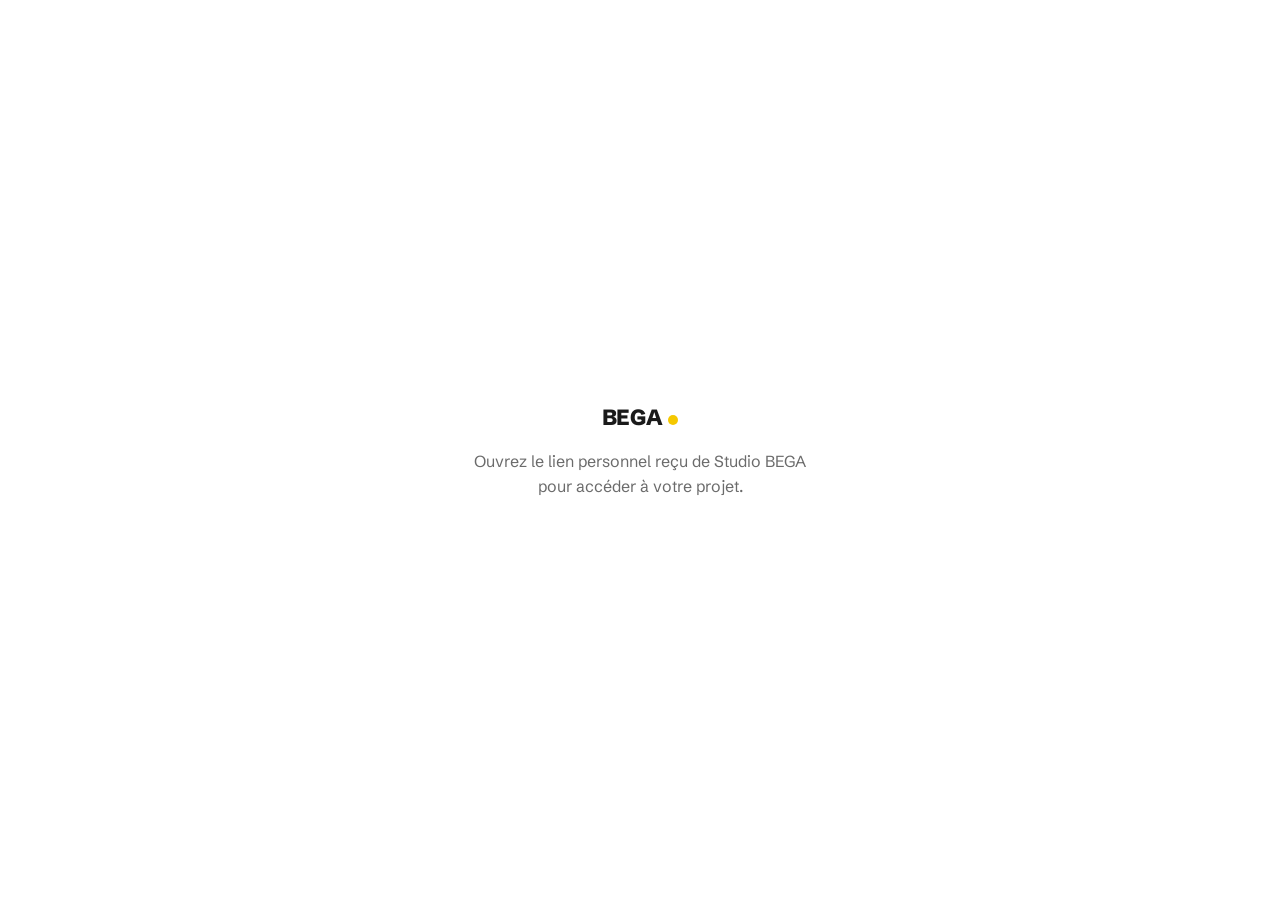
<file: assets/app/index.html>
<!DOCTYPE html>
<html lang="fr">
<head>
<meta charset="utf-8">
<meta name="viewport" content="width=device-width,initial-scale=1,viewport-fit=cover">
<meta name="robots" content="noindex,nofollow">
<meta name="referrer" content="no-referrer">
<meta name="theme-color" content="#ffffff">
<meta name="apple-mobile-web-app-capable" content="yes">
<meta name="mobile-web-app-capable" content="yes">
<meta name="apple-mobile-web-app-status-bar-style" content="default">
<meta name="apple-mobile-web-app-title" content="BEGA">
<title>BEGA · Votre projet</title>
<link rel="manifest" href="manifest.webmanifest">
<link rel="icon" href="icon-192.png">
<link rel="apple-touch-icon" href="apple-touch-icon.png">
<link rel="preconnect" href="https://fonts.googleapis.com">
<link href="https://fonts.googleapis.com/css2?family=Schibsted+Grotesk:wght@400;500;700;800&display=swap" rel="stylesheet">
<style>
/* App client BEGA — fond blanc, encre noire, gris, un seul jaune (le point, l'étape en cours, ce qu'on attend du client). Pas de surface noire. */
:root{--bg:#fff;--ink:#1A1A1A;--mut:#6b6b6b;--line:#e7e7e4;--soft:#f6f6f4;--y:#F5C800;--ysoft:#fff6d1}
*{box-sizing:border-box;min-width:0}
[hidden]{display:none!important}
html{-webkit-text-size-adjust:100%}
body{margin:0;background:var(--bg);color:var(--ink);font:16px/1.55 "Schibsted Grotesk",system-ui,-apple-system,sans-serif;overflow-x:clip}
button,input,textarea{font:inherit;color:inherit}
.logo{font-weight:800;font-size:22px;letter-spacing:-.02em;display:inline-flex;align-items:center;gap:6px}
.logo i{width:10px;height:10px;border-radius:50%;background:var(--y);display:inline-block;margin-top:4px}
header.top{display:flex;justify-content:space-between;align-items:center;padding:calc(14px + env(safe-area-inset-top)) max(5vw,18px) 14px;max-width:1100px;margin:0 auto}
.who{font-size:14px;color:var(--mut)}
.hero{max-width:1100px;margin:0 auto;padding:0 max(5vw,18px)}
.hero img{width:100%;aspect-ratio:16/8;object-fit:cover;border-radius:14px;display:block;background:var(--soft)}
.hero h1{font-size:clamp(28px,5vw,44px);line-height:1.05;margin:14px 0 0;font-weight:700;letter-spacing:-.01em}
.hero .addr{color:var(--mut);margin-top:6px}
.now{display:inline-flex;align-items:center;gap:8px;margin-top:12px;padding:6px 12px;border-radius:999px;background:var(--ysoft);font-size:14px;font-weight:500}
.now i{width:8px;height:8px;border-radius:50%;background:var(--y)}
nav.tabs{position:fixed;left:0;right:0;bottom:0;background:var(--bg);border-top:1px solid var(--line);display:grid;grid-template-columns:repeat(4,1fr);z-index:5;padding-bottom:env(safe-area-inset-bottom)}
nav.tabs button{min-height:62px;border:0;background:none;font-size:12.5px;font-weight:500;color:var(--mut);cursor:pointer;display:flex;flex-direction:column;align-items:center;justify-content:center;gap:4px}
nav.tabs svg{width:22px;height:22px;stroke:currentColor;fill:none;stroke-width:1.6}
nav.tabs button[aria-selected=true]{color:var(--ink)}
nav.tabs button[aria-selected=true]::after{content:"";width:6px;height:6px;border-radius:50%;background:var(--y);margin-top:-2px}
main{max-width:1100px;margin:0 auto;padding:12px max(5vw,18px) calc(110px + env(safe-area-inset-bottom))}
section[hidden]{display:none}
h2{font-size:26px;line-height:1.1;margin:22px 0 6px;font-weight:700}
h3{font-size:15px;font-weight:700;margin:0 0 10px;padding-bottom:8px;border-bottom:1px solid var(--line)}
.lead{color:var(--mut);margin:0 0 22px;max-width:62ch}
.note{font-size:13px;color:var(--mut);margin-top:14px}
/* Projet : départ / aujourd'hui */
.duo{display:grid;grid-template-columns:1fr 1fr;gap:28px}
.blk{margin:0 0 26px}
.blk .lbl{font-size:13px;text-transform:uppercase;letter-spacing:.06em;color:var(--mut);margin-bottom:8px}
.lines{margin:0;padding:0;list-style:none}
.lines li{padding:10px 0;border-bottom:1px solid var(--line)}
.lines b{font-weight:700}
.budget{background:var(--soft);border-radius:12px;padding:16px 18px;white-space:pre-line}
/* Planning */
.gantt{border:1px solid var(--line);border-radius:12px;padding:16px 16px 10px;margin:0 0 22px;overflow:hidden}
.g-axis{display:flex;justify-content:space-between;font-size:12px;color:var(--mut);margin:0 0 10px}
.g-row{display:grid;grid-template-columns:130px 1fr;gap:12px;align-items:center;margin:0 0 10px}
.g-row .n{font-size:14px;font-weight:500;white-space:nowrap;overflow:hidden;text-overflow:ellipsis}
.g-track{position:relative;height:12px;background:var(--soft);border-radius:99px}
.g-bar{position:absolute;top:0;bottom:0;border-radius:99px;background:#cfcfcb}
.done .g-bar{background:var(--ink)}
.cur .g-bar{background:var(--y)}
.g-today{position:absolute;top:-4px;bottom:-4px;width:2px;background:var(--y)}
.tl{list-style:none;margin:0;padding:0}
.tl li{display:grid;grid-template-columns:28px 1fr auto;gap:14px;align-items:start;padding:14px 0;border-bottom:1px solid var(--line)}
.dot{width:16px;height:16px;border-radius:50%;border:2px solid var(--ink);margin:4px 0 0 4px;background:var(--bg)}
.tl .done .dot,.tl li.done .dot{background:var(--ink)}
.tl li.cur .dot{border-color:var(--y);background:var(--y);box-shadow:0 0 0 5px var(--ysoft)}
.tl .ph{font-weight:700;font-size:17px}
.tl li.cur .ph::after{content:" · en cours";font-weight:500;color:var(--mut)}
.tl .when{font-size:15px;white-space:nowrap;text-align:right;color:var(--mut)}
/* Comptes rendus */
.todo{background:var(--ysoft);border-radius:12px;padding:16px 18px;margin:0 0 22px}
.todo b{display:block;margin-bottom:6px}
.todo ul{margin:0;padding-left:18px}
.rep{border:1px solid var(--line);border-radius:12px;margin:0 0 14px;overflow:hidden}
.rep>button{width:100%;text-align:left;background:none;border:0;padding:16px 18px;cursor:pointer;display:grid;grid-template-columns:1fr auto;gap:10px;align-items:center;min-height:56px}
.rep .t{font-weight:700}
.rep .m{font-size:14px;color:var(--mut)}
.chev{transition:transform .2s}
.rep.open .chev{transform:rotate(180deg)}
.rep .body{display:none;padding:0 18px 16px}
.rep.open .body{display:block}
.pt{display:grid;grid-template-columns:1fr auto;gap:4px 12px;padding:12px 0;border-top:1px solid var(--line)}
.pt .pt-t{font-weight:500}
.pt .pt-c{grid-column:1/-1;font-size:15px;color:var(--mut)}
.chip{font-size:12px;padding:3px 9px;border-radius:99px;background:var(--soft);white-space:nowrap;align-self:start}
.chip.y{background:var(--ysoft)}
.empty{color:var(--mut);padding:18px 0}
/* Mes infos */
.form{max-width:640px}
.grp{margin:0 0 26px}
.row{display:grid;grid-template-columns:repeat(2,minmax(0,1fr));gap:14px;margin-bottom:14px}
.row.one{grid-template-columns:1fr}
label{display:block;font-size:14px;font-weight:500;margin:0 0 6px}
input,textarea{width:100%;font-size:16px;padding:12px 14px;border:1px solid var(--line);border-radius:10px;background:var(--bg);min-height:46px}
textarea{min-height:110px}
input:focus-visible,button:focus-visible,textarea:focus-visible{outline:2px solid var(--y);outline-offset:2px}
.miss label::after{content:" · à compléter";color:#9a7a00;font-weight:400}
.btn{min-height:46px;padding:0 20px;border-radius:10px;border:1px solid var(--ink);background:var(--ink);color:#fff;font-weight:700;cursor:pointer}
.btn.ghost{background:transparent;color:var(--ink);border-color:var(--line)}
.btn[disabled]{opacity:.5;cursor:default}
.ro{padding:12px 0;border-bottom:1px solid var(--line);display:grid;grid-template-columns:200px 1fr;gap:12px}
.ro span:first-child{color:var(--mut);font-size:14px}
.locked{background:var(--soft);border-radius:12px;padding:16px 18px;margin-bottom:20px}
.acts{display:flex;gap:10px;flex-wrap:wrap;margin-top:12px}
/* états */
#gate{min-height:100vh;display:grid;place-items:center;padding:24px;text-align:center}
#gate p{color:var(--mut);max-width:36ch;margin:14px auto 0}
.spin{width:22px;height:22px;border:2px solid var(--line);border-top-color:var(--y);border-radius:50%;animation:s 0.8s linear infinite;margin:22px auto 0}
@keyframes s{to{transform:rotate(360deg)}}
.toast{position:fixed;left:50%;bottom:calc(92px + env(safe-area-inset-bottom));transform:translateX(-50%);background:#fff;color:var(--ink);border:1px solid var(--line);box-shadow:0 6px 24px rgba(0,0,0,.08);padding:12px 16px;border-radius:10px;font-size:14px;max-width:min(92vw,440px);opacity:0;pointer-events:none;transition:opacity .2s;z-index:9}
.toast.on{opacity:1}
/* bandeau « BEGA sur votre téléphone » : un tap sur Android/ordi, mode d'emploi en 2 gestes sur iPhone ; disparaît une fois installée */
.inst{max-width:1100px;margin:0 auto 18px;padding:0 max(5vw,18px)}
.inst>div{display:grid;grid-template-columns:44px 1fr auto auto;gap:12px;align-items:center;border:1px solid var(--line);border-radius:14px;padding:10px 10px 10px 12px}
.inst img{width:44px;height:44px;border-radius:10px;border:1px solid var(--line)}
.inst b{display:block;font-size:15px}
.inst span{font-size:13px;color:var(--mut)}
.inst svg{width:15px;height:15px;vertical-align:-2px;stroke:currentColor;fill:none;stroke-width:1.8}
.inst .add{min-height:40px;padding:0 14px;border-radius:10px;border:1px solid var(--ink);background:#fff;font-weight:700;cursor:pointer}
.inst .x{min-width:40px;min-height:40px;border:0;background:none;color:var(--mut);font-size:22px;line-height:1;cursor:pointer}
@media(min-width:760px){
 nav.tabs{position:sticky;top:0;bottom:auto;border-top:0;border-bottom:1px solid var(--line);max-width:1100px;margin:22px auto 0;grid-template-columns:repeat(4,max-content);gap:28px;padding:0 max(5vw,18px)}
 nav.tabs button{flex-direction:row;min-height:52px;font-size:15px;padding:0}
 nav.tabs svg{display:none}
 nav.tabs button[aria-selected=true]{box-shadow:inset 0 -2px 0 var(--ink)}
 nav.tabs button[aria-selected=true]::after{margin:0 0 0 2px}
 main{padding-bottom:60px}
 .toast{bottom:28px}
}
@media(max-width:640px){.duo{grid-template-columns:1fr;gap:0}.row{grid-template-columns:1fr}.ro{grid-template-columns:1fr;gap:2px}.hero img{aspect-ratio:4/3}.g-row{grid-template-columns:96px 1fr}}
@media(prefers-reduced-motion:reduce){*{transition:none!important;animation:none!important}}
</style>
</head>
<body>

<div id="gate"><div><span class="logo">BEGA<i></i></span><div class="spin" id="spin"></div><p id="gmsg">Ouverture de votre projet…</p></div></div>

<div id="app" hidden>
 <header class="top"><span class="logo">BEGA<i></i></span><span class="who" id="who"></span></header>
 <div class="inst" id="inst" hidden><div><img src="apple-touch-icon.png" alt=""><div><b>BEGA sur votre téléphone</b><span id="instTxt">Votre projet en un geste, depuis l'écran d'accueil.</span></div><button class="add" id="instBtn" hidden>Ajouter</button><button class="x" id="instX" aria-label="Fermer">×</button></div></div>
 <div class="hero">
  <img id="heroImg" alt="" hidden>
  <h1 id="title"></h1>
  <div class="addr" id="addr"></div>
  <div class="now" id="now" hidden><i></i><span></span></div>
 </div>

 <nav class="tabs" role="tablist">
  <button role="tab" data-t="projet" aria-selected="true"><svg viewBox="0 0 24 24"><path d="M3 11l9-7 9 7v9H3z"/><path d="M10 20v-5h4v5"/></svg>Projet</button>
  <button role="tab" data-t="planning" aria-selected="false"><svg viewBox="0 0 24 24"><path d="M4 7h16M4 12h10M4 17h6"/></svg>Planning</button>
  <button role="tab" data-t="rapports" aria-selected="false"><svg viewBox="0 0 24 24"><path d="M7 3h7l4 4v14H7z"/><path d="M10 12h5M10 16h5"/></svg>Comptes rendus</button>
  <button role="tab" data-t="infos" aria-selected="false"><svg viewBox="0 0 24 24"><circle cx="12" cy="8" r="4"/><path d="M4 21c1-4 4-6 8-6s7 2 8 6"/></svg>Mes infos</button>
 </nav>

 <main>
  <section id="projet">
   <h2>Votre projet</h2>
   <p class="lead">Ce que vous nous avez demandé au départ, et où en est le projet aujourd'hui.</p>
   <div class="duo">
    <div class="blk"><div class="lbl" id="dLbl">Au départ</div><ul class="lines" id="depart"></ul></div>
    <div class="blk"><div class="lbl">Aujourd'hui</div><ul class="lines" id="actuel"></ul></div>
   </div>
   <div class="blk" id="budgetBlk" hidden><div class="lbl">Le budget</div><div class="budget" id="budget"></div></div>
  </section>

  <section id="planning" hidden>
   <h2>Le planning</h2>
   <p class="lead">Les grandes étapes de votre dossier. Il se met à jour dès qu'une date bouge chez nous.</p>
   <div class="gantt" id="gantt"></div>
   <ol class="tl" id="tl"></ol>
   <p class="note">Les dates sont indicatives. Elles dépendent notamment des délais de l'administration.</p>
  </section>

  <section id="rapports" hidden>
   <h2>Comptes rendus</h2>
   <p class="lead">Chaque réunion et chaque visite de chantier donne lieu à un compte rendu. Le plus récent est en haut.</p>
   <div class="todo" id="todo" hidden><b>Ce qu'on attend de vous</b><ul id="todoList"></ul></div>
   <div id="reps"></div>
  </section>

  <section id="infos" hidden>
   <h2>Vos informations</h2>
   <p class="lead">Elles servent pour la convention, le permis et la facturation. Complétez ce qui manque, puis validez.</p>
   <div id="infoBox"></div>
  </section>

 </main>
</div>
<div class="toast" id="toast" role="status" aria-live="polite"></div>

<script>
(()=>{
const API="https://hook.eu1.make.com/36fkkffow556o2hm3qlhkwn5tkrm8tq1";
const $=id=>document.getElementById(id);
const esc=s=>String(s??"").replace(/[&<>"']/g,c=>({"&":"&amp;","<":"&lt;",">":"&gt;",'"':"&quot;","'":"&#39;"}[c]));
const M=["janvier","février","mars","avril","mai","juin","juillet","août","septembre","octobre","novembre","décembre"];
const Ms=["janv.","févr.","mars","avr.","mai","juin","juil.","août","sept.","oct.","nov.","déc."];
const d=s=>s?new Date(s+"T12:00:00"):null;
const fmtM=x=>x?M[x.getMonth()]+" "+x.getFullYear():"";
const fmtD=x=>x?x.getDate()+" "+M[x.getMonth()]+" "+x.getFullYear():"";
let tt;const toast=m=>{const t=$("toast");t.textContent=m;t.classList.add("on");clearTimeout(tt);tt=setTimeout(()=>t.classList.remove("on"),3600)};

// La clé : dans le lien (?k=…), gardée sur l'appareil pour l'icône d'accueil.
const url=new URL(location.href);
let K=url.searchParams.get("k");
try{if(K)localStorage.setItem("bega_k",K);else K=localStorage.getItem("bega_k")}catch(_){}
if(!K||!/^[A-Za-z0-9]{24}$/.test(K)){fail("Ouvrez le lien personnel reçu de Studio BEGA pour accéder à votre projet.");return}

function fail(m){$("spin").hidden=true;$("gmsg").textContent=m}

fetch(API+"?k="+encodeURIComponent(K),{cache:"no-store"})
 .then(r=>{if(r.status===404)throw"404";return r.json()})
 .then(draw)
 .catch(e=>fail(e==="404"?"Ce lien n'est plus actif. Demandez-en un nouveau à Studio BEGA.":"Connexion impossible pour le moment. Réessayez dans un instant."));

// "Le lieu : …\nLe projet : …" → lignes avec étiquette
const lines=t=>String(t||"").split(/\n+/).map(s=>s.trim()).filter(Boolean).map(s=>{const m=s.match(/^([^:]{2,40}) : (.*)$/);return m?`<li><b>${esc(m[1])}</b> · ${esc(m[2])}</li>`:`<li>${esc(s)}</li>`}).join("");

function draw(D){
 const P=(D.p.records[0]||{}).fields||{};
 const E=(D.e.records||[]).map(r=>r.fields);
 const C=(D.c.records||[]).map(r=>r.fields);
 const U=((D.u.records||[])[0]||{}).fields||{};

 const name=P.fldstrWEqDYt1clsy||String(P.fldhRDQaai7maHOyF||"").split(/[–-]/).pop().trim()||"Votre projet";
 $("title").textContent=name;
 const code=String(P.fldMRMwE81dQc1pdc||"").trim();
 $("addr").textContent=[String(P.fldpOicULPn9qkAMM||"").replace(/\s*\(.*?\)\s*/g," ").trim(),P.fld85JRQb7iTxo0Jv].filter(Boolean).join(", ")+(code?" · dossier "+code:"");
 $("who").textContent=[U.fld2lk8TMD2VsM2Oy,U.flda9l2grlncBC8hs].filter(Boolean).join(" ");
 const ph=(P.fldBkgAi6Se1YqZ3l||[])[0];
 if(ph){const i=$("heroImg");i.src=(ph.thumbnails&&ph.thumbnails.large||ph).url;i.alt=name;i.hidden=false}
 document.title="BEGA · "+name;

 // Projet
 $("depart").innerHTML=lines(P.fldzj9hHtXRkzHYcH)||'<li class="empty">Le programme de départ se formule lors de notre première rencontre.</li>';
 if(P.fld3jnUuZmoYrsCmP)$("dLbl").textContent="Au départ · validé le "+fmtD(d(P.fld3jnUuZmoYrsCmP));
 $("actuel").innerHTML=lines(P.fldwyWcRILzrmda3P)||'<li class="empty">Rien n\'a encore bougé depuis le départ.</li>';
 if(P.fldFF1CEG9XvV4HgR){$("budget").textContent=P.fldFF1CEG9XvV4HgR;$("budgetBlk").hidden=false}

 // Planning
 const today=new Date();const DONE=["Réalisé","À facturer","Facturé","Payé"];
 const ph2=E.map(e=>({n:e.fldu2O54lh2K2Orf1||"Étape",a:d(e.fldYwKp31C38VRtDX),b:d(e.fldHQLP0nTNqlW1U7),s:e.fldOEtsAuyBwFTPdX}))
  .filter(x=>x.a||x.b).map(x=>{x.a=x.a||x.b;x.b=x.b||x.a;x.k=(DONE.includes(x.s)||x.b<today)?"done":(x.a<=today?"cur":"next");return x});
 if(!ph2.some(x=>x.k==="cur")){const n=ph2.find(x=>x.k==="next");if(n)n.k="cur"}
 const SHORT={"Permis d'urbanisme":"Permis","Dossier d'exécution":"Exécution","Suivi de chantier":"Chantier"};
 const cur=ph2.find(x=>x.k==="cur");
 if(cur){$("now").hidden=false;$("now").querySelector("span").textContent=cur.n+" en cours"}
 if(ph2.length){
  const t0=new Date(Math.min(...ph2.map(x=>x.a))),t1=new Date(Math.max(...ph2.map(x=>x.b),today));
  t0.setDate(1);t1.setMonth(t1.getMonth()+1,1);const span=t1-t0;const pc=x=>((x-t0)/span*100).toFixed(2)+"%";
  const ticks=[];for(let y=t0.getFullYear();y<=t1.getFullYear();y++)ticks.push(y);
  $("gantt").innerHTML=`<div class="g-axis">${ticks.map(y=>`<span>${y}</span>`).join("")}</div>`+
   ph2.map(x=>`<div class="g-row ${x.k}"><span class="n">${esc(SHORT[x.n]||x.n)}</span><div class="g-track"><div class="g-bar" style="left:${pc(x.a)};width:max(8px,calc(${pc(x.b)} - ${pc(x.a)}))"></div>${today>=t0&&today<=t1?`<div class="g-today" style="left:${pc(today)}" title="Aujourd'hui"></div>`:""}</div></div>`).join("");
  $("tl").innerHTML=ph2.map(x=>`<li class="${x.k}"><span class="dot"></span><div><div class="ph">${esc(x.n)}</div></div><div class="when">${x.k==="done"?"Fait · "+fmtM(x.b):(Ms[x.a.getMonth()]+" "+x.a.getFullYear()+" → "+Ms[x.b.getMonth()]+" "+x.b.getFullYear())}</div></li>`).join("");
 }else{$("gantt").hidden=true;$("tl").innerHTML='<li class="empty">Le planning arrive avec la convention.</li>'}

 // Comptes rendus
 const asks=[];
 $("reps").innerHTML=C.length?C.map((c,i)=>{
  let pts=[];try{pts=JSON.parse(c.fldsrqWWvx1PF3iJP||"[]")}catch(_){pts=[]}
  if(!Array.isArray(pts))pts=[];
  if(i===0)pts.forEach(p=>{const q=String(p.qui||"");if(/\b(MO|client|maître d'ouvrage)\b/i.test(q)&&!/clôtur/i.test(p.statut||""))asks.push(p.titre+(p.action?" · "+p.action:""))});
  const chip=s=>{s=String(s||"").trim();return s?`<span class="chip${/vous|client/i.test(s)?" y":""}">${esc(s[0].toUpperCase()+s.slice(1))}</span>`:""};
  return `<div class="rep${i===0?" open":""}"><button aria-expanded="${i===0}" data-r><div><div class="t">${esc(c.flddjUjgPUm5weFh7==="Chantier"?"Visite de chantier":"Compte rendu")} n° ${String(c.fld0su0ntUlwVTe9C||"").padStart(2,"0")} · ${fmtD(d(c.fldOrcGKCEa5VY43t))}</div><div class="m">${esc(String(c.fldi7Ms9mElgdgNXu||"").replace(/^Réunion client\s*[—-]\s*/,""))}</div></div><svg class="chev" width="20" height="20" viewBox="0 0 24 24" fill="none" stroke="currentColor" stroke-width="1.8"><path d="M6 9l6 6 6-6"/></svg></button><div class="body">${pts.map(p=>`<div class="pt"><span class="pt-t">${esc(p.titre)}</span>${chip(p.statut)}<span class="pt-c">${esc([p.constat,p.action].filter(Boolean).join(" "))}</span></div>`).join("")||'<p class="empty">Le détail est dans le PDF reçu par mail.</p>'}${c.fldQTCupDHuyLoARU?`<p class="note">Prochaine rencontre : ${fmtD(d(c.fldQTCupDHuyLoARU))}</p>`:""}</div></div>`}).join(""):'<p class="empty">Le premier compte rendu apparaîtra ici après notre prochaine réunion.</p>';
 if(asks.length){$("todo").hidden=false;$("todoList").innerHTML=asks.map(a=>`<li>${esc(a)}</li>`).join("")}

 // Mes infos
 drawInfo(U);

 $("gate").hidden=true;$("app").hidden=false;
 setupInstall();
 try{const t=localStorage.getItem("bega_tab");if(t)show(t)}catch(_){}
}

const F=[["Demandeur",[["prenom","Prénom","fld2lk8TMD2VsM2Oy"],["nom","Nom","flda9l2grlncBC8hs"]],[["email","E-mail","fldOOvuOStWeeyPE7","email"],["tel","Téléphone","fldq42Gzy25OxL7Bj","tel"]],[["rue","Adresse","fldgCQLj9I1MgJywy"]],[["cp","Code postal","fldSC9ekmTbo0kvRT"],["loc","Localité","fldKMsoiAdAb7PRy7"]],[["pays","Pays","fldvKrDBKG3HoZqmO"]]],
 ["Second demandeur (s'il y en a un)",[["p2","Prénom","fldvvGfWqjOP5Rwls"],["n2","Nom","fldyCrKsUYXLL4njP"]],[["t2","Téléphone","fldH66UuzEiq2PhPW","tel"]]],
 ["Pour le permis",[["rn","N° de registre national"],["rn2","N° de registre national (2e demandeur)"]]]];
const OPT=["p2","n2","t2","rn2"];
function drawInfo(U){
 const box=$("infoBox");
 if(!U.fldFSC9gKhXOnXopm){
  box.innerHTML=`<form class="form" id="inf">${F.map(g=>`<div class="grp"><h3>${g[0]}</h3>${g.slice(1).map(r=>`<div class="row${r.length===1?" one":""}">${r.map(([k,l,f,t])=>{const v=f?(U[f]||""):"";return `<div class="${v||OPT.includes(k)?"":"miss"}"><label for="f_${k}">${l}</label><input id="f_${k}" name="${k}" type="${t||"text"}" value="${esc(v)}" ${k.startsWith("rn")?'inputmode="numeric" placeholder="00.00.00-000.00" autocomplete="off"':""}></div>`}).join("")}</div>`).join("")}</div>`).join("")}<p class="note" style="margin:-8px 0 18px">Vos numéros de registre national ne servent qu'au permis. Ils ne sont jamais réaffichés ici.</p><button class="btn" type="submit">Valider mes informations</button></form>`;
  $("inf").onsubmit=e=>{e.preventDefault();const b=e.submitter||$("inf").querySelector("button");b.disabled=true;
   const fd=new URLSearchParams({k:K,a:"info"});
   new FormData($("inf")).forEach((v,k)=>{v=String(v).replace(/\s+/g," ").trim();if(v)fd.append(k,v.slice(0,200))});
   fetch(API,{method:"POST",body:fd}).then(r=>r.json()).then(()=>{
    const V={fldFSC9gKhXOnXopm:new Date().toISOString().slice(0,10)};F.flat(2).forEach(x=>{if(Array.isArray(x)&&x[2]){const el=$("f_"+x[0]);V[x[2]]=el?el.value.trim():""}});
    drawInfo(V);toast("Merci, c'est validé. Vos informations sont chez nous.")})
   .catch(()=>{b.disabled=false;toast("L'envoi n'est pas passé. Réessayez dans un instant.")})};
 }else{
  const rows=[["Demandeur",[U.fld2lk8TMD2VsM2Oy,U.flda9l2grlncBC8hs].filter(Boolean).join(" ")],["E-mail",U.fldOOvuOStWeeyPE7],["Téléphone",U.fldq42Gzy25OxL7Bj],["Adresse",[U.fldgCQLj9I1MgJywy,[U.fldSC9ekmTbo0kvRT,U.fldKMsoiAdAb7PRy7].filter(Boolean).join(" ")].filter(Boolean).join(", ")],["Second demandeur",[U.fldvvGfWqjOP5Rwls,U.fldyCrKsUYXLL4njP].filter(Boolean).join(" ")]];
  box.innerHTML=`<div class="locked"><b>Validées le ${fmtD(d(U.fldFSC9gKhXOnXopm))}</b><br>Pour éviter toute erreur dans le permis et la facturation, vos informations sont figées. Un changement ? Dites-le nous ici.</div><div class="form">${rows.map(r=>`<div class="ro"><span>${r[0]}</span><span>${esc(r[1]||"·")}</span></div>`).join("")}<div style="margin-top:20px"><label for="msg">Qu'est-ce qui change ?</label><textarea id="msg" maxlength="1500" placeholder="Par exemple : nouvelle adresse à partir de mars"></textarea><div class="acts"><button class="btn" id="send">Envoyer au studio</button></div></div></div>`;
  $("send").onclick=()=>{const m=$("msg").value.trim();if(!m)return;$("send").disabled=true;
   fetch(API,{method:"POST",body:new URLSearchParams({k:K,a:"msg",m})}).then(r=>r.json()).then(()=>{$("msg").value="";$("send").disabled=false;toast("Bien reçu. On met à jour et on revient vers vous.")})
   .catch(()=>{$("send").disabled=false;toast("L'envoi n'est pas passé. Réessayez dans un instant.")})};
 }
}


// Bandeau d'installation : Android / ordi = vrai bouton (beforeinstallprompt) ; iPhone = Safari ne le permet pas, on montre les 2 gestes.
let deferred=null;
window.addEventListener("beforeinstallprompt",e=>{e.preventDefault();deferred=e;showInst()});
function installed(){return matchMedia("(display-mode: standalone)").matches||navigator.standalone===true}
function closed(){try{return localStorage.getItem("bega_inst")==="x"}catch(_){return false}}
function showInst(){
 if(installed()||closed()||$("app").hidden)return;
 const ios=/iPhone|iPad|iPod/.test(navigator.userAgent)||(navigator.platform==="MacIntel"&&navigator.maxTouchPoints>1);
 if(deferred){$("instBtn").hidden=false;$("instTxt").textContent="Votre projet en un geste, depuis l'écran d'accueil."}
 else if(ios){$("instTxt").innerHTML='Touchez <svg viewBox="0 0 24 24"><path d="M12 3v12M8 7l4-4 4 4M5 11v9h14v-9"/></svg> en bas, puis « Sur l\'écran d\'accueil ».'}
 else if(/Android/.test(navigator.userAgent)){$("instTxt").textContent="Menu ⋮ du navigateur, puis « Ajouter à l'écran d'accueil »."}
 else return;
 $("inst").hidden=false;
}
function setupInstall(){
 $("instBtn").onclick=async()=>{if(!deferred)return;deferred.prompt();const r=await deferred.userChoice;deferred=null;if(r.outcome==="accepted")$("inst").hidden=true};
 $("instX").onclick=()=>{$("inst").hidden=true;try{localStorage.setItem("bega_inst","x")}catch(_){}};
 window.addEventListener("appinstalled",()=>{$("inst").hidden=true});
 showInst();
}
function show(t){if(!$(t))return;document.querySelectorAll("[data-t]").forEach(b=>b.setAttribute("aria-selected",b.dataset.t===t));document.querySelectorAll("main section").forEach(s=>s.hidden=s.id!==t);try{localStorage.setItem("bega_tab",t)}catch(_){}}
document.addEventListener("click",e=>{
 const r=e.target.closest("[data-r]");if(r){const c=r.parentElement;c.classList.toggle("open");r.setAttribute("aria-expanded",c.classList.contains("open"))}
 const tb=e.target.closest("[data-t]");if(tb){show(tb.dataset.t);window.scrollTo({top:0})}
});
if("serviceWorker" in navigator)navigator.serviceWorker.register("sw.js").catch(()=>{});
})();
</script>
</body>
</html>
</file>
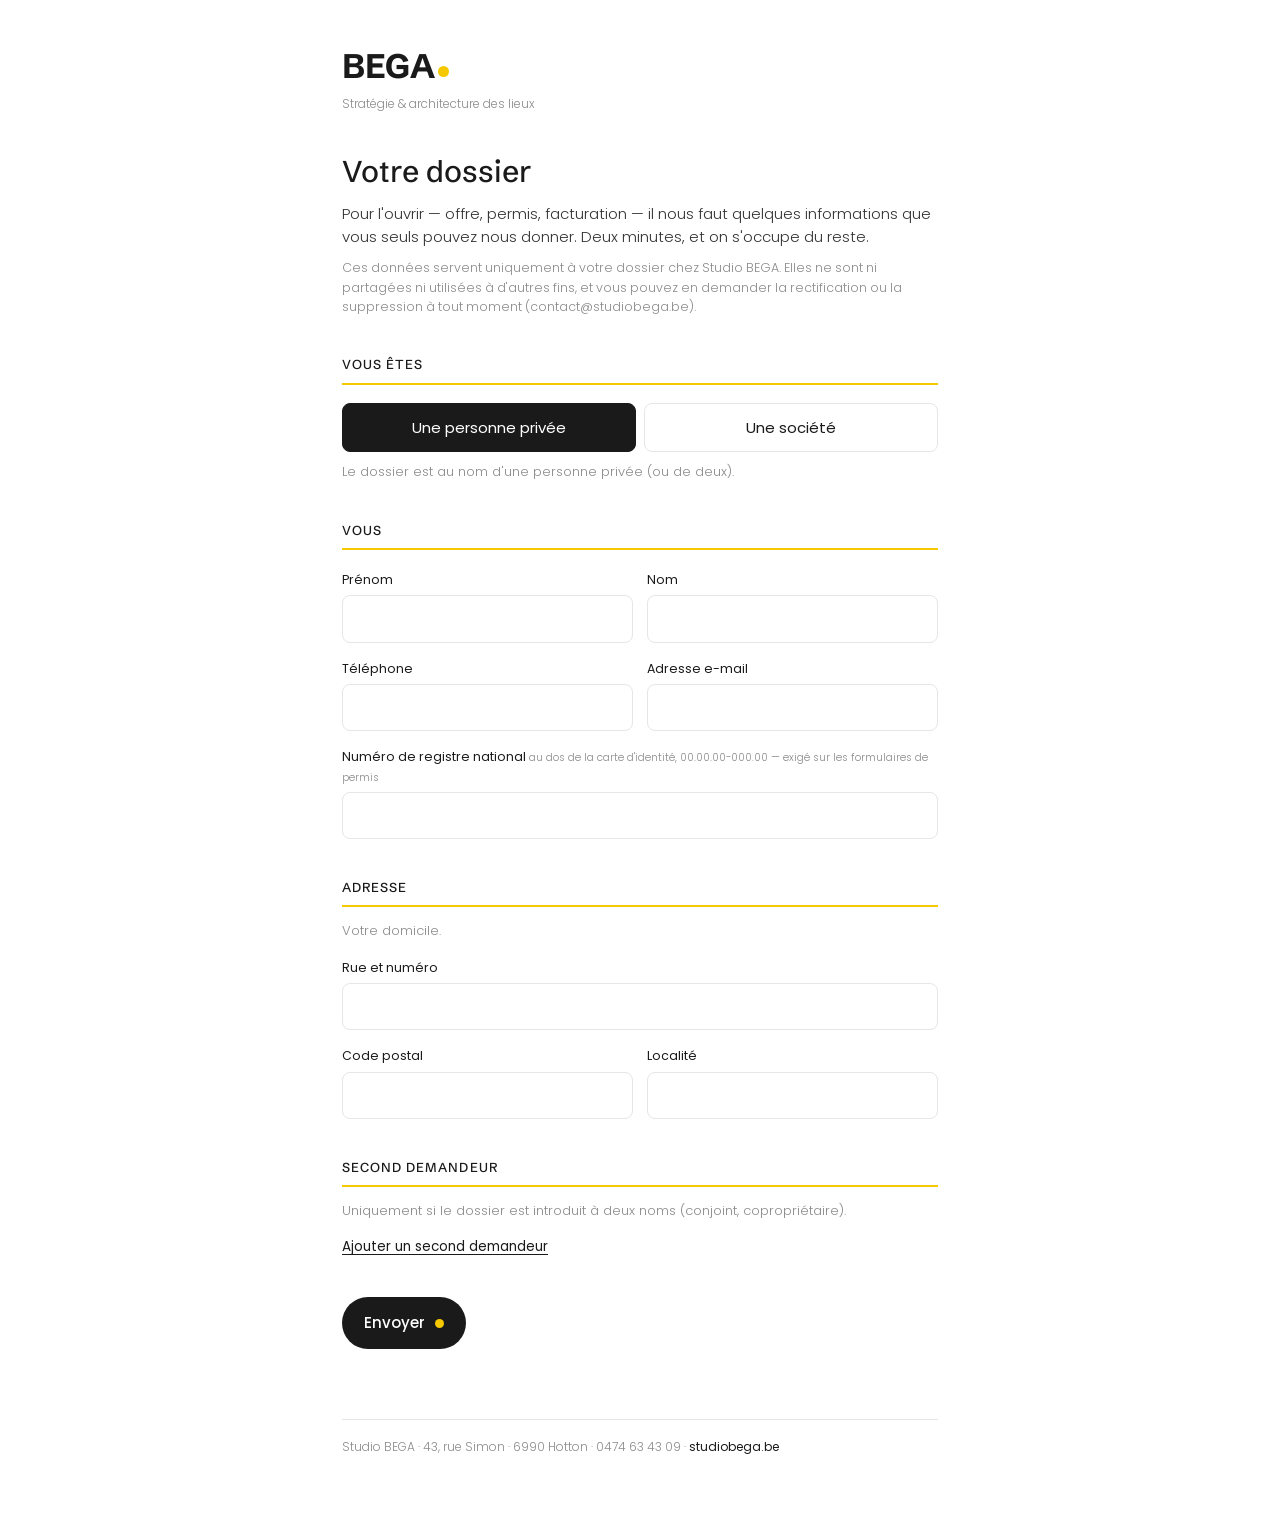
<file: assets/dossier.html>
<!DOCTYPE html>
<html lang="fr">
<head>
<meta charset="utf-8">
<meta name="viewport" content="width=device-width, initial-scale=1">
<meta name="robots" content="noindex">
<title>Votre dossier · Studio BEGA</title>
<link rel="preconnect" href="https://fonts.googleapis.com">
<link href="https://fonts.googleapis.com/css2?family=Schibsted+Grotesk:wght@400;500;700&family=Poppins:wght@300;400;500&display=swap" rel="stylesheet">
<style>
  :root{--noir:#1a1a1a;--corps:#333;--gris:#8a8a8a;--ligne:#e6e6e6;--jaune:#F5C800;--pale:#FFF8D6}
  *{box-sizing:border-box}
  body{margin:0;background:#fff;color:var(--corps);font-family:Poppins,system-ui,sans-serif;font-weight:300;font-size:15px;line-height:1.55}
  .wrap{max-width:640px;margin:0 auto;padding:40px 22px 80px}
  .logo{font-family:"Schibsted Grotesk",sans-serif;font-weight:700;font-size:34px;letter-spacing:-.5px;color:var(--noir);display:inline-flex;align-items:baseline;gap:4px;text-decoration:none}
  .logo i{display:inline-block;width:11px;height:11px;border-radius:50%;background:var(--jaune);transform:translateY(-1px)}
  .base{font-size:12px;color:var(--gris);margin-top:2px}
  h1{font-family:"Schibsted Grotesk",sans-serif;font-weight:500;font-size:30px;line-height:1.15;color:var(--noir);margin:42px 0 12px}
  .intro{margin:0 0 6px}
  .rgpd{font-size:12.5px;color:var(--gris);margin:10px 0 0}
  .ref{display:inline-block;margin-top:22px;padding:6px 12px;border:1px solid var(--ligne);border-radius:999px;font-size:12.5px;color:var(--noir)}
  .ref b{font-weight:500}
  fieldset{border:0;padding:0;margin:38px 0 0}
  legend{font-family:"Schibsted Grotesk",sans-serif;font-weight:500;font-size:13px;letter-spacing:.08em;text-transform:uppercase;color:var(--noir);padding:0;margin:0 0 4px;width:100%}
  legend::after{content:"";display:block;height:2px;background:var(--jaune);margin-top:8px}
  .hint{font-size:13px;color:var(--gris);margin:10px 0 0}
  .row{display:grid;grid-template-columns:1fr 1fr;gap:14px;margin-top:16px}
  .row.one{grid-template-columns:1fr}
  @media (max-width:480px){.row{grid-template-columns:1fr}}
  label{display:block;font-size:12.5px;color:var(--noir);font-weight:400;margin-bottom:6px}
  label small{color:var(--gris);font-weight:300}
  input,select{width:100%;font:inherit;font-weight:300;color:var(--noir);padding:11px 12px;border:1px solid var(--ligne);border-radius:8px;background:#fff;outline:none;transition:border-color .15s}
  input:focus,select:focus{border-color:var(--noir)}
  input.err{border-color:#C8102E}
  .seg{display:flex;gap:8px;margin-top:14px}
  .seg button{flex:1;font:inherit;font-weight:400;padding:12px;border:1px solid var(--ligne);border-radius:8px;background:#fff;color:var(--noir);cursor:pointer}
  .seg button.on{border-color:var(--noir);background:var(--noir);color:#fff}
  .hidden{display:none}
  .toggle{margin-top:16px;font-size:13.5px;color:var(--noir);background:none;border:0;padding:0;cursor:pointer;text-decoration:underline;text-underline-offset:3px;font-family:inherit;font-weight:400}
  .submit{margin-top:40px;display:flex;align-items:center;gap:16px;flex-wrap:wrap}
  .btn{font:inherit;font-weight:500;font-size:15px;padding:14px 22px;border:0;border-radius:999px;background:var(--noir);color:#fff;cursor:pointer;display:inline-flex;align-items:center;gap:10px}
  .btn i{width:9px;height:9px;border-radius:50%;background:var(--jaune);display:inline-block}
  .btn[disabled]{opacity:.5;cursor:default}
  .msg{font-size:13px;color:#C8102E}
  .merci{display:none;margin-top:48px;padding:26px 24px;background:var(--pale);border-left:3px solid var(--jaune);border-radius:0 10px 10px 0}
  .merci h2{font-family:"Schibsted Grotesk",sans-serif;font-weight:500;font-size:22px;margin:0 0 8px;color:var(--noir)}
  .merci p{margin:0}
  footer{margin-top:70px;padding-top:18px;border-top:1px solid var(--ligne);font-size:12px;color:var(--gris)}
  footer a{color:var(--noir);text-decoration:none;font-weight:400}
</style>
</head>
<body>
<div class="wrap">
  <a class="logo" href="https://studiobega.be">BEGA<i></i></a>
  <div class="base">Stratégie &amp; architecture des lieux</div>

  <h1>Votre dossier</h1>
  <p class="intro">Pour l'ouvrir — offre, permis, facturation — il nous faut quelques informations que vous seuls pouvez nous donner. Deux minutes, et on s'occupe du reste.</p>
  <p class="rgpd">Ces données servent uniquement à votre dossier chez Studio BEGA. Elles ne sont ni partagées ni utilisées à d'autres fins, et vous pouvez en demander la rectification ou la suppression à tout moment (contact@studiobega.be).</p>
  <div class="ref" id="refBox">Dossier <b id="refTxt">—</b></div>

  <form id="f" novalidate>
    <fieldset>
      <legend>Vous êtes</legend>
      <div class="seg">
        <button type="button" data-n="Particulier">Une personne privée</button>
        <button type="button" data-n="Entreprise">Une société</button>
      </div>
      <p class="hint" id="hintNature">Le dossier est au nom d'une personne privée (ou de deux).</p>
    </fieldset>

    <fieldset id="fsEnt" class="hidden">
      <legend>Votre entreprise</legend>
      <div class="row">
        <div><label>Dénomination</label><input name="orga"></div>
        <div><label>Forme juridique <small>SRL, SA, ASBL…</small></label><input name="forme"></div>
      </div>
      <div class="row">
        <div><label>Numéro d'entreprise / TVA <small>BE 0xxx.xxx.xxx</small></label><input name="tva"></div>
        <div><label>Votre fonction <small>gérant, administrateur…</small></label><input name="fonction"></div>
      </div>
    </fieldset>

    <fieldset>
      <legend id="legVous">Vous</legend>
      <p class="hint hidden" id="hintRep">La personne qui représente la société et signe.</p>
      <div class="row">
        <div><label>Prénom</label><input name="prenom" required></div>
        <div><label>Nom</label><input name="nom" required></div>
      </div>
      <div class="row">
        <div><label>Téléphone</label><input name="tel" type="tel" required></div>
        <div><label>Adresse e-mail</label><input name="email" type="email" required></div>
      </div>
      <div class="row one">
        <div><label>Numéro de registre national <small>au dos de la carte d'identité, 00.00.00-000.00 — exigé sur les formulaires de permis</small></label><input name="rn" inputmode="numeric"></div>
      </div>
    </fieldset>

    <fieldset>
      <legend>Adresse</legend>
      <p class="hint" id="hintAdr">Votre domicile.</p>
      <div class="row one"><div><label>Rue et numéro</label><input name="rue" required></div></div>
      <div class="row">
        <div><label>Code postal</label><input name="cp" required inputmode="numeric"></div>
        <div><label>Localité</label><input name="localite" required></div>
      </div>
    </fieldset>

    <fieldset id="fs2">
      <legend>Second demandeur</legend>
      <p class="hint">Uniquement si le dossier est introduit à deux noms (conjoint, copropriétaire).</p>
      <button type="button" class="toggle" id="t2">Ajouter un second demandeur</button>
      <div id="blk2" class="hidden">
        <div class="row">
          <div><label>Prénom</label><input name="prenom2"></div>
          <div><label>Nom</label><input name="nom2"></div>
        </div>
        <div class="row">
          <div><label>Téléphone</label><input name="tel2" type="tel"></div>
          <div><label>Adresse e-mail</label><input name="email2" type="email"></div>
        </div>
        <div class="row one"><div><label>Numéro de registre national <small>00.00.00-000.00</small></label><input name="rn2" inputmode="numeric"></div></div>
      </div>
    </fieldset>

    <div class="submit">
      <button class="btn" type="submit" id="go">Envoyer <i></i></button>
      <span class="msg" id="msg"></span>
    </div>
  </form>

  <div class="merci" id="merci">
    <h2>Merci, c'est tout ce qu'il nous faut.</h2>
    <p>On s'occupe du reste. À très vite sur le terrain.</p>
  </div>

  <footer>Studio BEGA · 43, rue Simon · 6990 Hotton · 0474 63 43 09 · <a href="https://studiobega.be">studiobega.be</a></footer>
</div>

<script>
(function(){
  var HOOK = "https://hook.eu1.make.com/euaswjr7nlhz8cw55udl6vnitzngrzwc";
  var q = new URLSearchParams(location.search);
  var ref = (q.get("ref") || "").trim();
  var nature = q.get("nature") === "Entreprise" ? "Entreprise" : "Particulier";
  document.getElementById("refTxt").textContent = ref || "à préciser";
  if (!ref) document.getElementById("refBox").style.display = "none";

  var f = document.getElementById("f"), msg = document.getElementById("msg"), go = document.getElementById("go");
  var segs = document.querySelectorAll(".seg button");
  function setNature(n){
    nature = n;
    segs.forEach(function(b){ b.classList.toggle("on", b.dataset.n === n); });
    var ent = n === "Entreprise";
    document.getElementById("fsEnt").classList.toggle("hidden", !ent);
    document.getElementById("hintRep").classList.toggle("hidden", !ent);
    document.getElementById("fs2").classList.toggle("hidden", ent);
    document.getElementById("hintNature").textContent = ent ? "Le dossier est au nom d'une société." : "Le dossier est au nom d'une personne privée (ou de deux).";
    document.getElementById("hintAdr").textContent = ent ? "Le siège social." : "Votre domicile.";
  }
  segs.forEach(function(b){ b.addEventListener("click", function(){ setNature(b.dataset.n); }); });
  setNature(nature);

  document.getElementById("t2").addEventListener("click", function(){
    document.getElementById("blk2").classList.remove("hidden"); this.style.display = "none";
  });

  function clean(v){ return (v || "").replace(/[\\"\r\n\t]/g, " ").trim(); }

  f.addEventListener("submit", function(e){
    e.preventDefault();
    msg.textContent = "";
    var ok = true;
    f.querySelectorAll("input[required]").forEach(function(i){
      var bad = !i.value.trim() || (i.type === "email" && !/^[^@\s]+@[^@\s]+\.[^@\s]+$/.test(i.value));
      i.classList.toggle("err", bad); if (bad) ok = false;
    });
    if (nature === "Entreprise" && !f.orga.value.trim()) { f.orga.classList.add("err"); ok = false; }
    if (!ok) { msg.textContent = "Il manque une ou deux informations, en rouge."; return; }

    var d = new URLSearchParams();
    d.set("ref", clean(ref)); d.set("nature", nature);
    ["prenom","nom","tel","email","rn","orga","forme","tva","fonction","rue","cp","localite","prenom2","nom2","tel2","email2","rn2"].forEach(function(k){
      d.set(k, clean(f.elements[k] ? f.elements[k].value : ""));
    });
    go.disabled = true;
    fetch(HOOK, { method: "POST", mode: "no-cors", body: d }).then(function(){
      f.style.display = "none"; document.getElementById("merci").style.display = "block";
      window.scrollTo({ top: 0, behavior: "smooth" });
    }).catch(function(){
      go.disabled = false; msg.textContent = "L'envoi n'a pas abouti. Réessayez, ou écrivez-nous à contact@studiobega.be.";
    });
  });
})();
</script>
</body>
</html>
</file>
